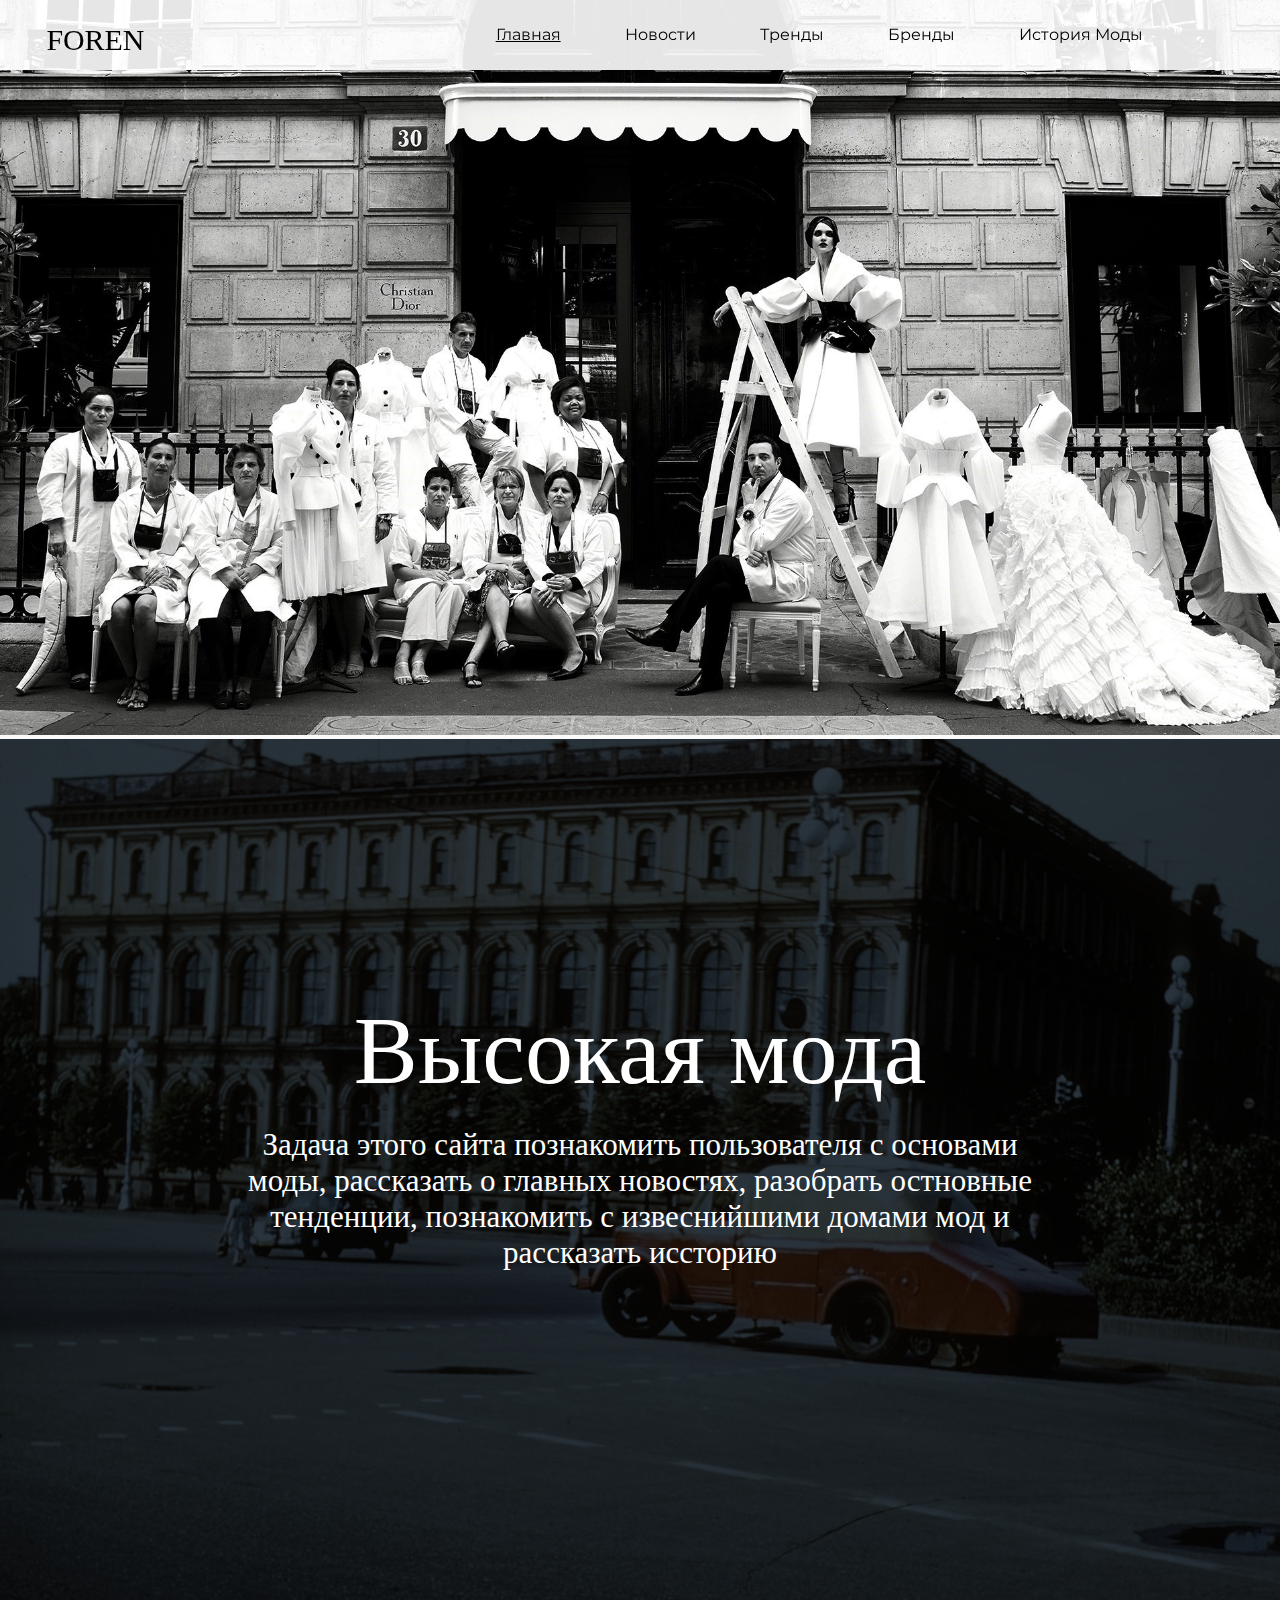
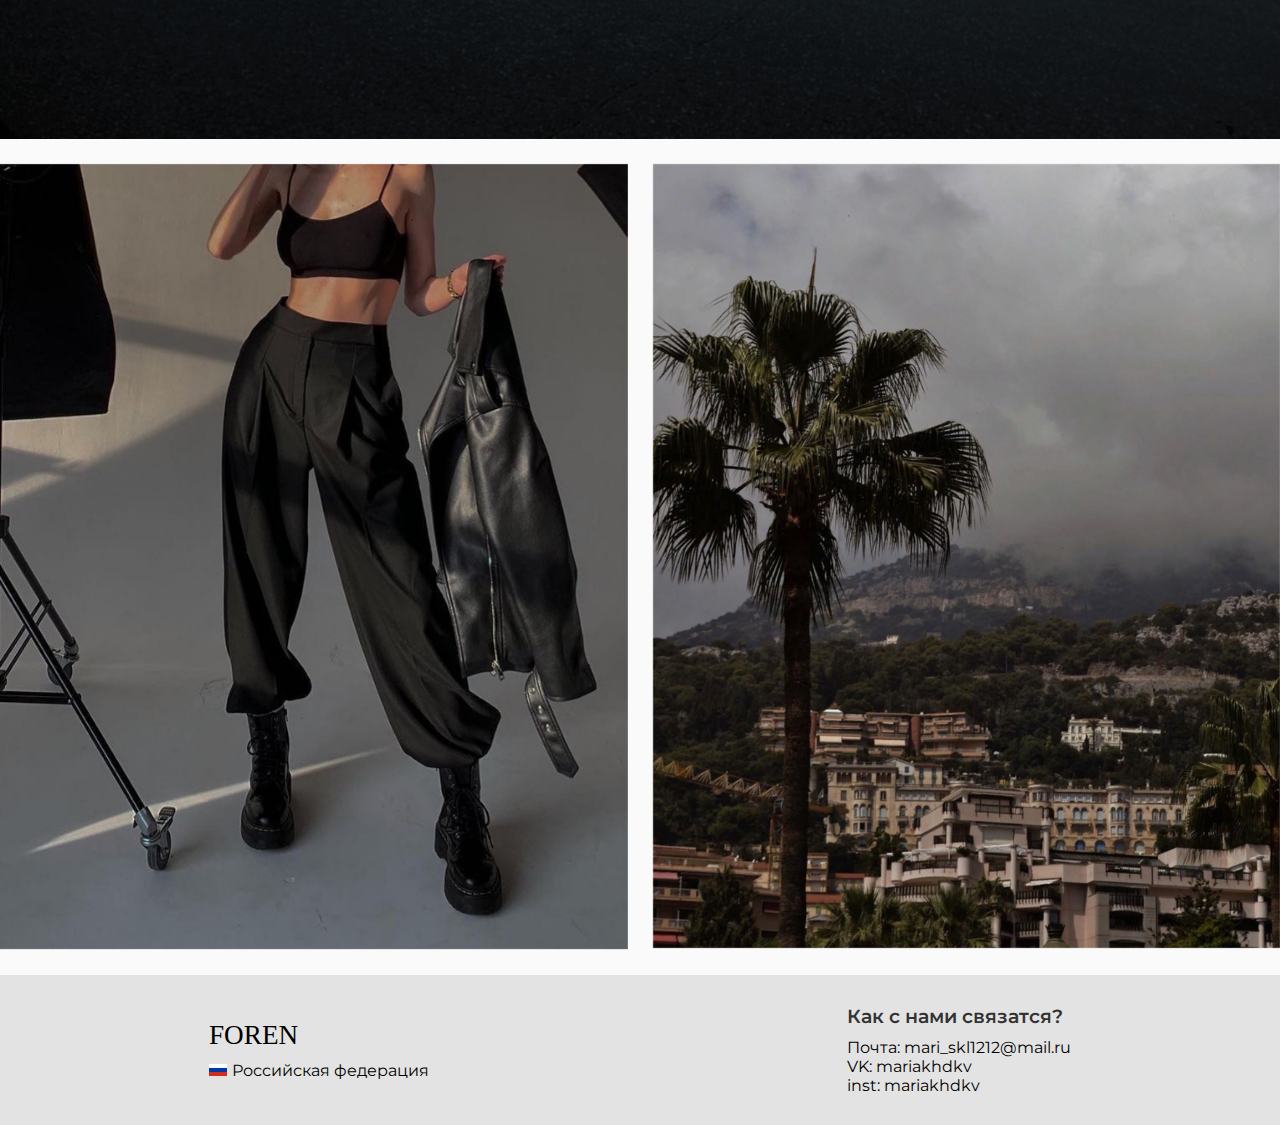
<file: index.html>
<!DOCTYPE html>
<html lang="ru">
<head>
	<meta charset="UTF-8">
	<meta name="viewport" content="width=device-width, initial-scale=1.0">
	<title>FOREN - О высокой моде.</title>

	<link rel="stylesheet" type="text/css" href="css/style.css">
	<link href="https://fonts.googleapis.com/css?family=Montserrat:regular,500,600,700,800display=swap&subset=cyrillic-ext" rel="stylesheet">
  <script src="https://ajax.googleapis.com/ajax/libs/jquery/3.3.1/jquery.min.js"></script>
  <script src="js/script.js"></script>
</head>
<body>
	<header>
    <div id="logo" onclick="slowScroll('#top')">
      <span>FOREN</span>
    </div>
    <div id="about">
      <a href="index.html" class="active" title="Главная" target="blank">Главная</a>
      <a href="news.html" title="Новости" target="blank">Новости</a>
      <a href="trends.html" title="Тренды" target="blank">Тренды</a>
      <a href="brands.html" title="Бренды" target="blank">Бренды</a>
      <a href="fashionHistory.html" title="История Моды" target="blank">История Моды</a>
    </div>
  </header>

  <div class="background">
   <img src="img/dior1.jpg" alt=""/>
  </div>

  <div id="top">
    <h1>Высокая мода</h1>
    <h3>Задача этого сайта познакомить пользователя с основами моды, рассказать о главных новостях, разобрать остновные тенденции, познакомить с извеснийшими домами мод и рассказать иссторию</h3>
  </div>

  <div class="img" id="main">
    <div class="image-outer">
      <img src="img/BNJGPoSnunM.jpg" alt="">
      <div class="intro hidden-text">
        <div class="text-wrapper">
          <font size="+4">Как образовалась идея для создания сайта и почему так важно разбираться в моде?</font>
          <span>немного фактов о создании сайта</span>
      </div>
      </div>
    </div>
    <div class="image-outer">
        <img src="img/dQ7Fa52pUE4.jpg" alt="">
        <div class="text hidden-text">
          <div class="text-wrapper">
            <span>Большая часть моих друзей и знакомых не заморачивается по поводу внешнего вида. Как говорится: "По одёжке встречают, по уму провожают" именно из-за этого иногда вначале знакомства о них складывается не самое положительное мнение, конечно же им бы хотелось производить отличное впечатление на людей, но они не знают, где найти информацию о том, как начатьь разбираться в одежде и следить за трендами, поэтому команда FOREN решила самостоятельно заняться этим вопросм и улучшить жизнь миллионов людей. <br> Почему же важно разбираться в моде? <br> Во-первых, вы развиваете свой вкус. А иметь хороший вкус означает выбирать лучшее из множества предложенного, и касается это не только гардероба. <br>Во-вторых, у вас формируется индивидуальный стиль. Базовые знания о моде определяют фэшн-каноны, а мониторинг трендовых новостей вдохновляет на эксперименты. Вы учитесь визуальному самовыражению и получаете социальный бонус в виде положительной оценки со стороны окружающих. <br> В-третьих, расширяется кругозор. Мода — это не просто сочетания одежды, обуви и аксессуаров. Это и история, и культура, и, конечно, искусство. Изучая моду, вы открываете для себя двери и в другие сферы жизни, становясь человеком более эрудированным и образованным
          </span>
        </div>
      </div>
    </div>
  </div>
  <div class="footer">
    <div>
      <div class="footer-logo">
        <span>FOREN</span>
      </div>
      <div style="display: flex;gap: 5px;align-items: center;">
        <img style="width: 18px;" src="[data-uri]" />
        <p>Российская федерация</p>
      </div>
    </div>
    <div>
      <p class="contacts">Как с нами связатся?</p>
      <div class="contatct-list">
        <p>Почта: mari_skl1212@mail.ru</p>
        <p>VK: mariakhdkv</p>
        <p>inst: mariakhdkv</p>
      </div>
    </div>
  </div>
</body>
</html>
</file>
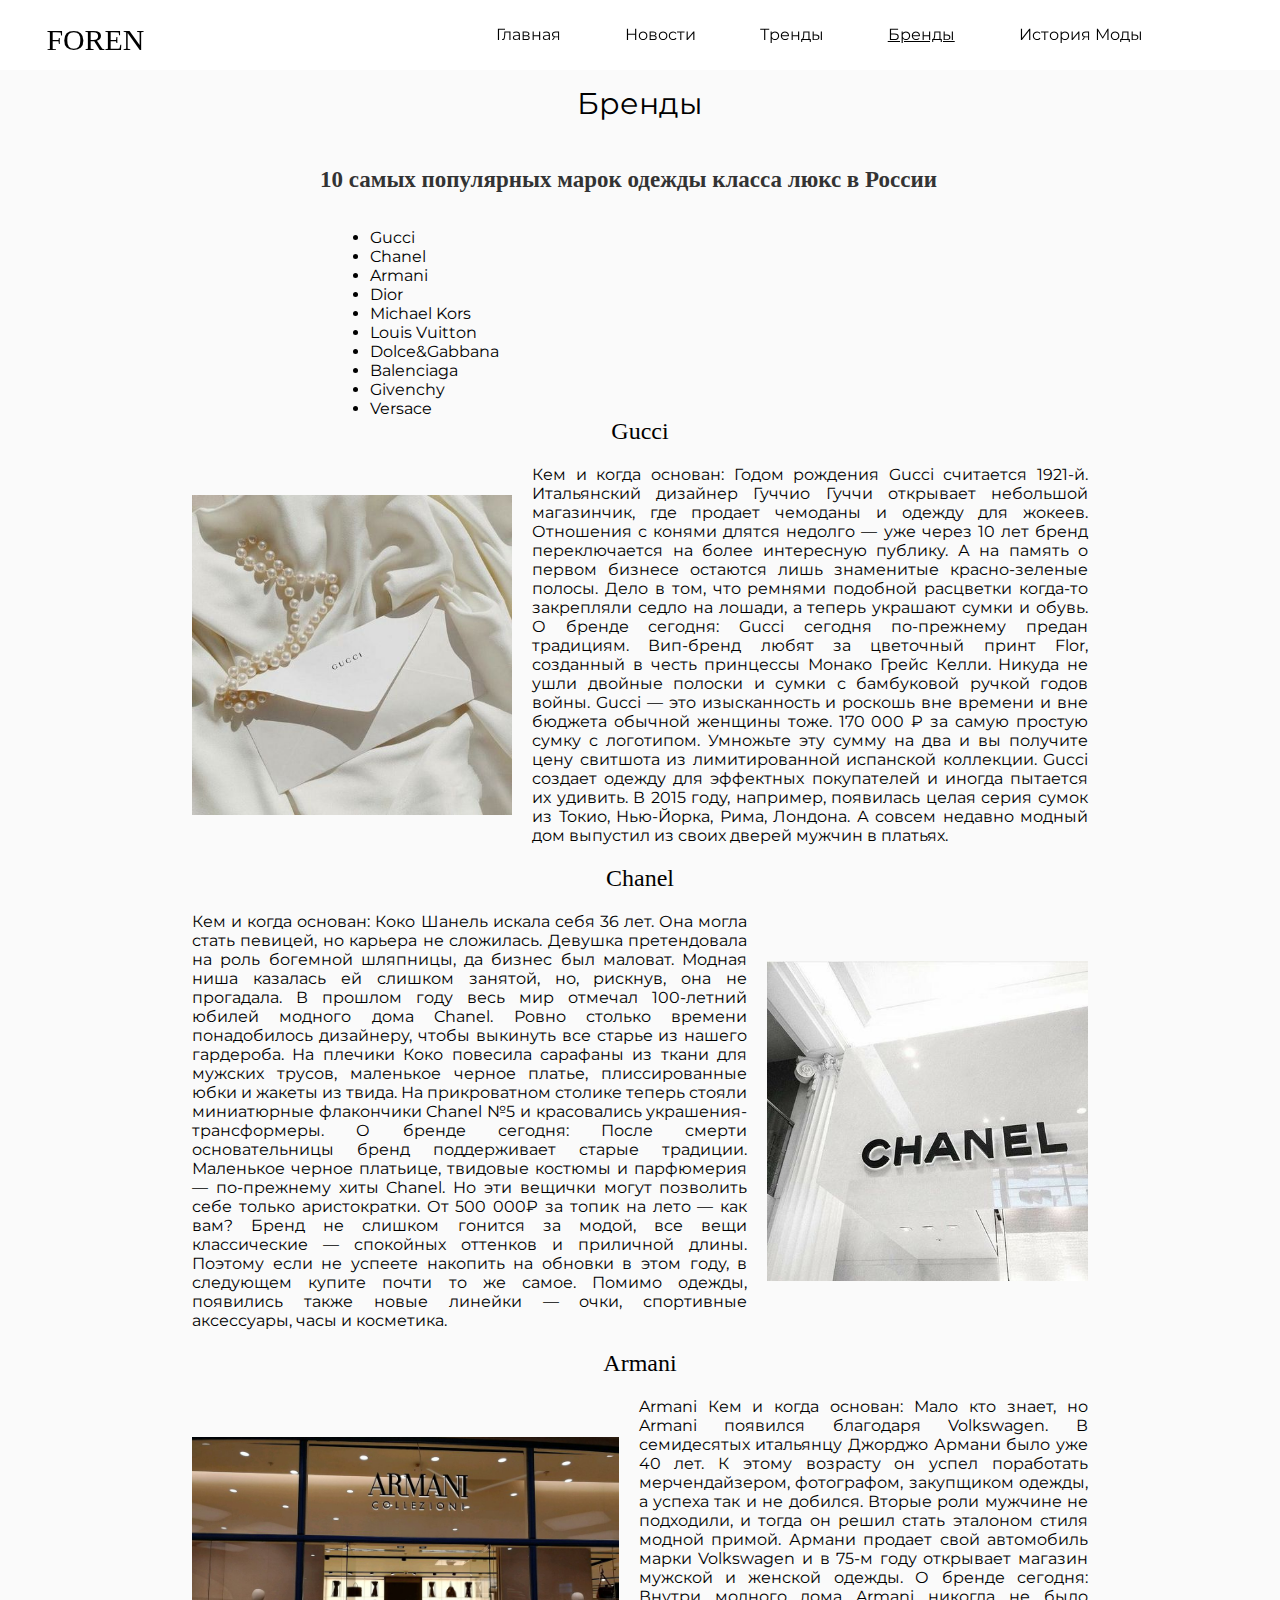
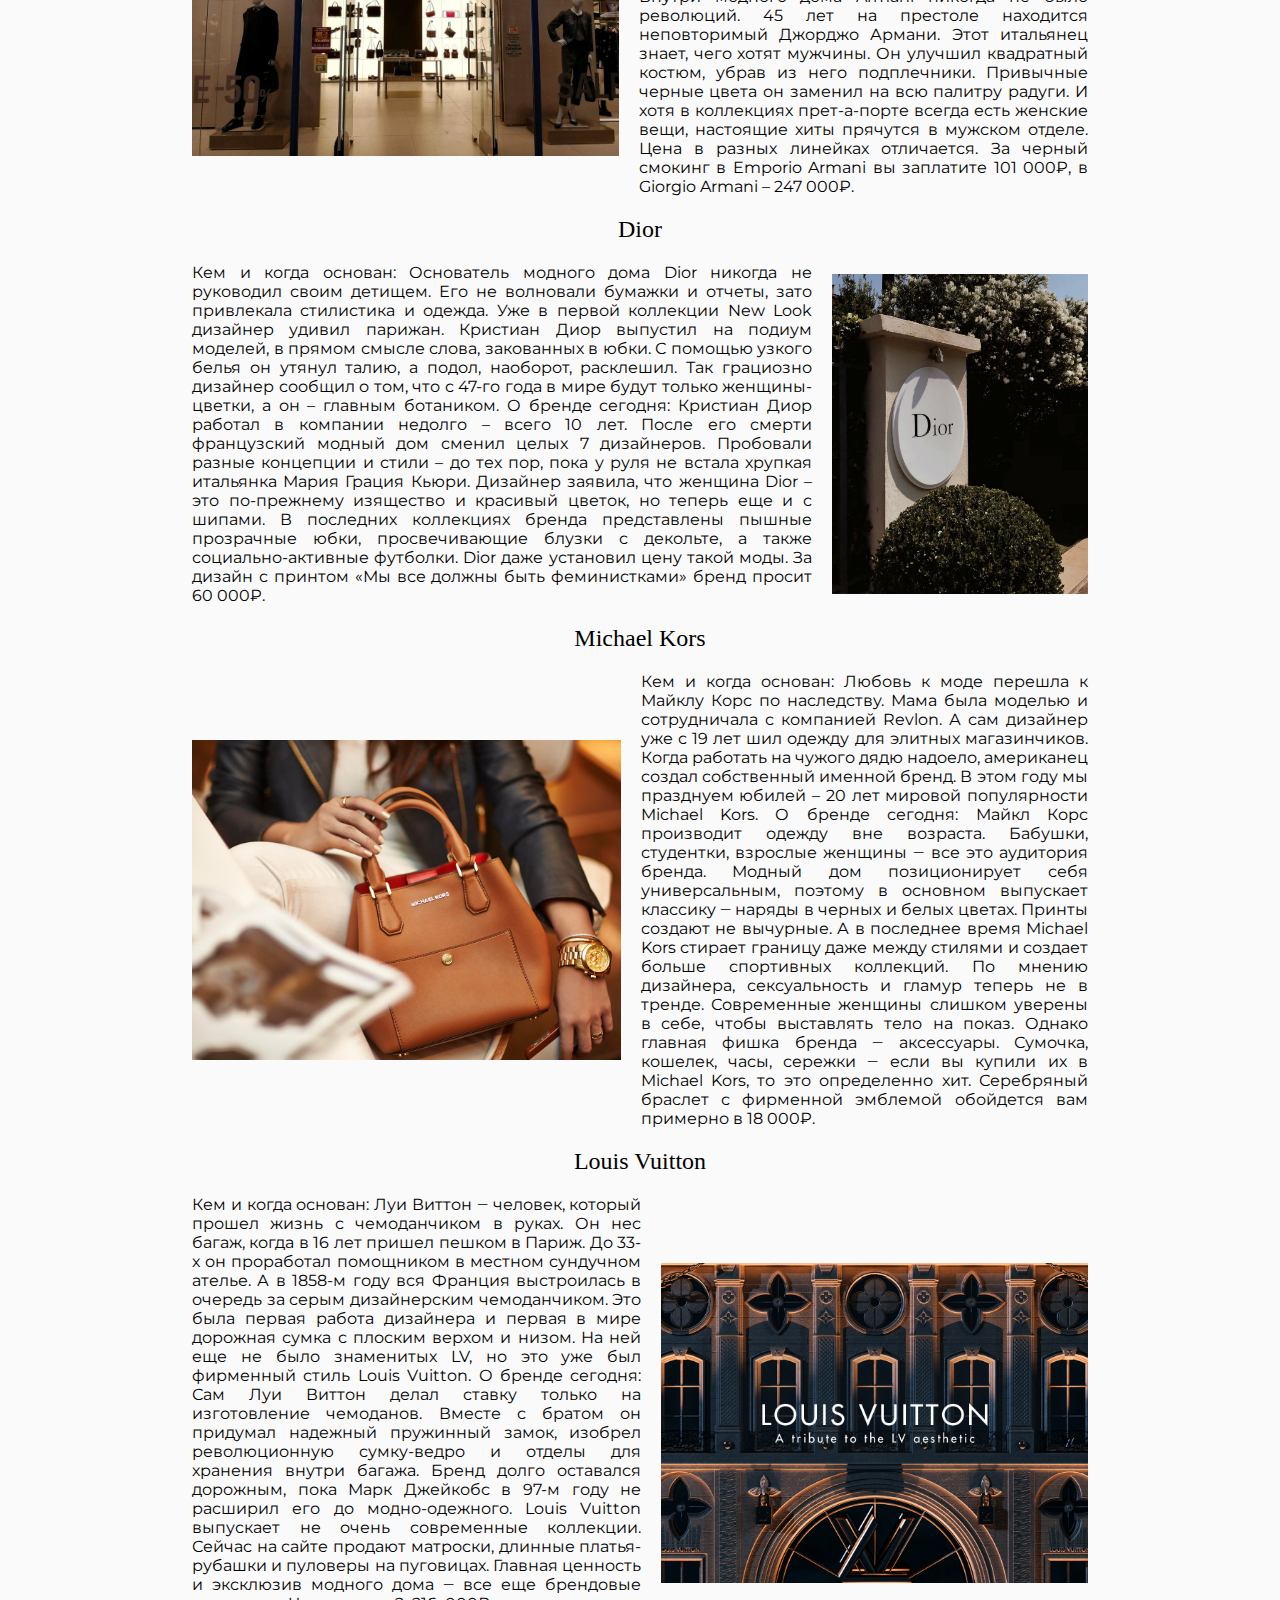
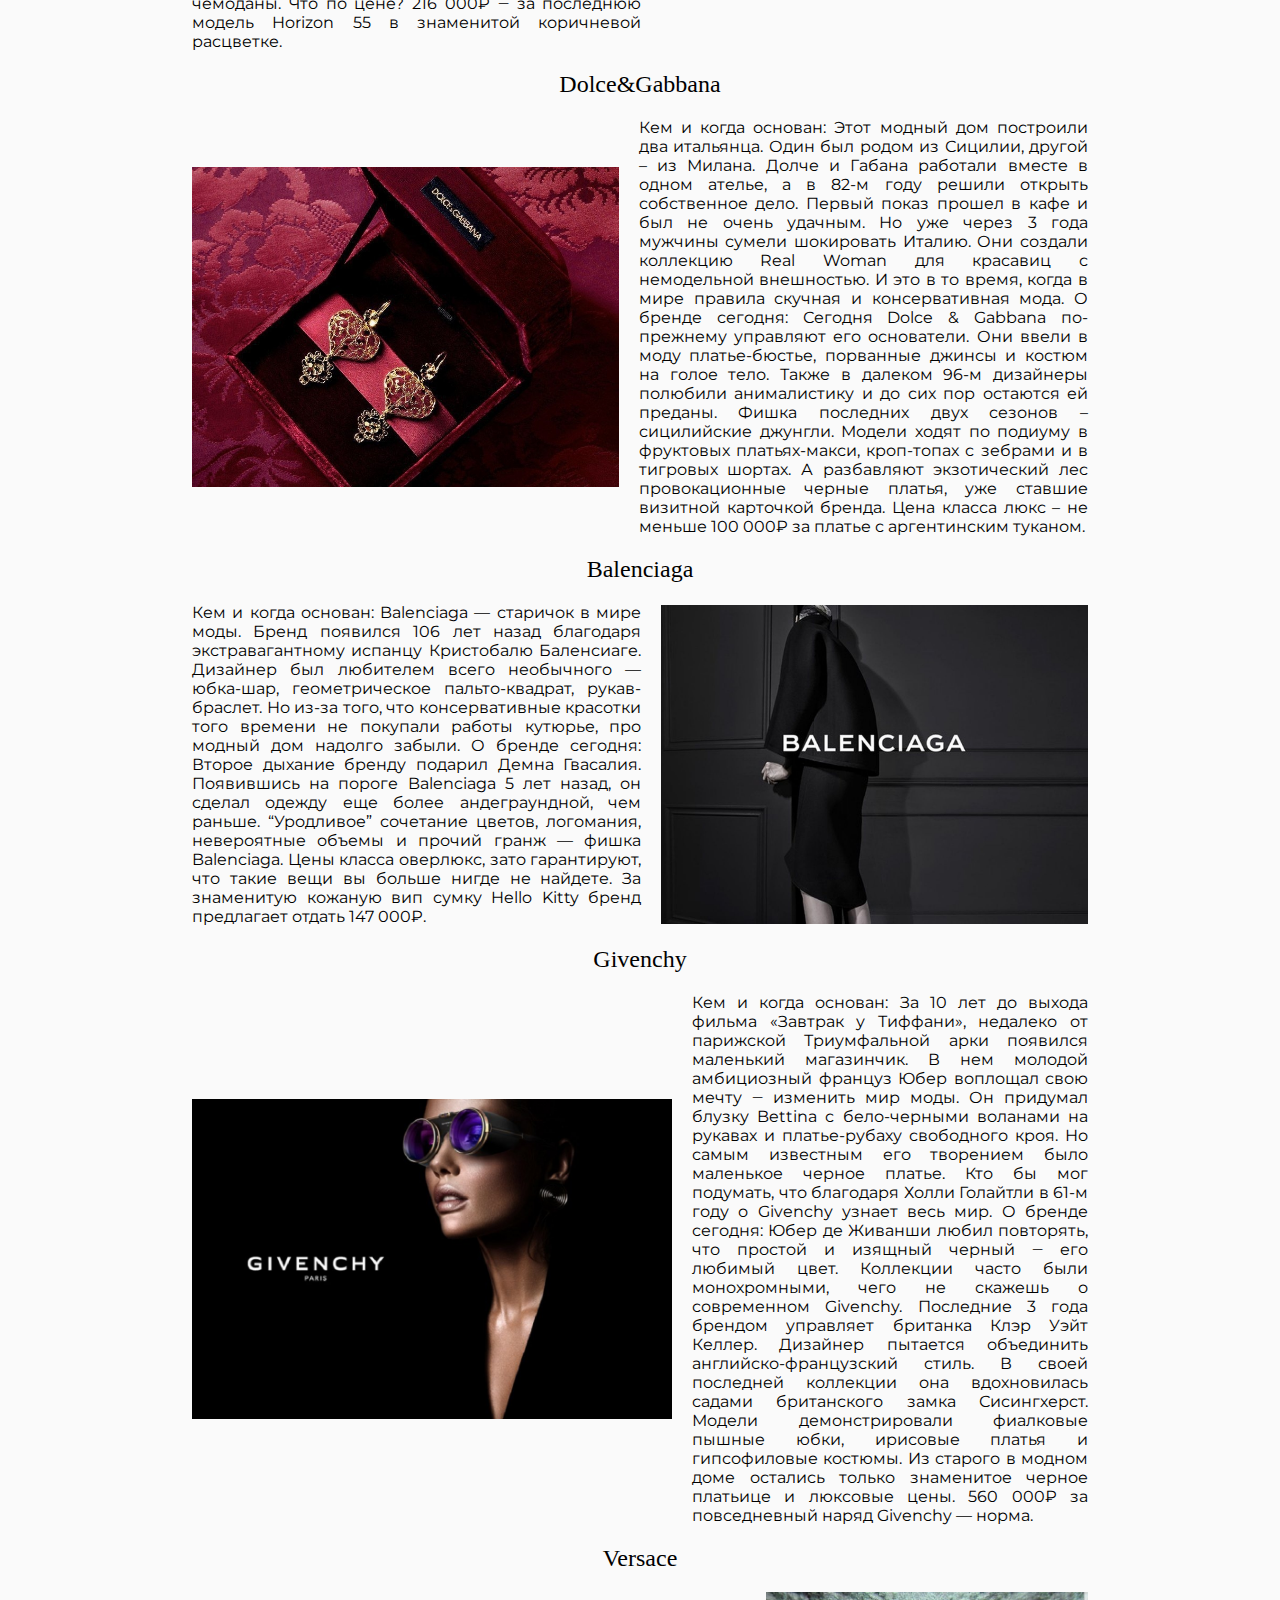
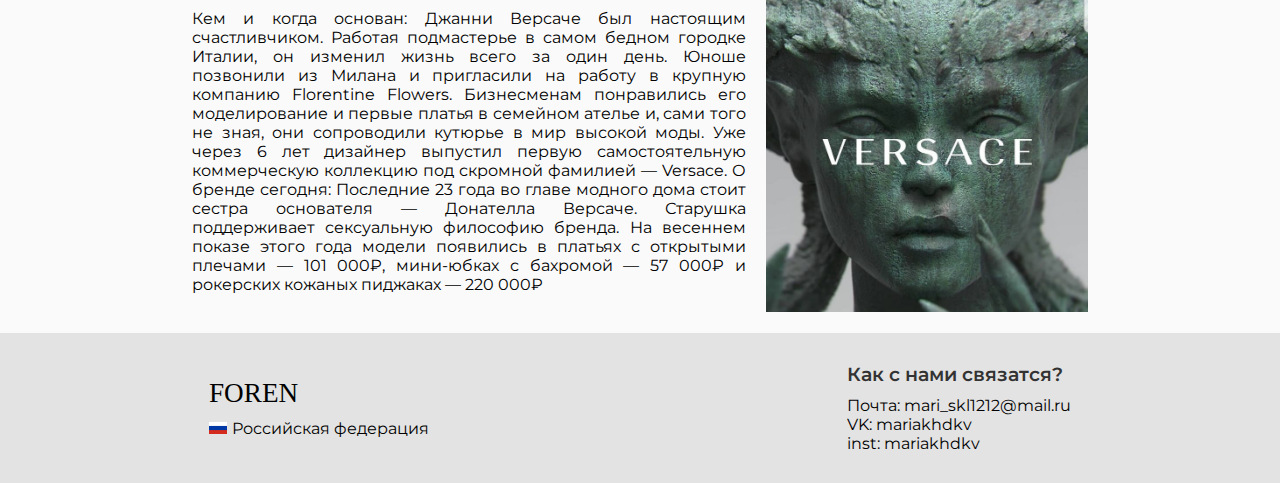
<file: brands.html>
<!DOCTYPE html>
<html lang="ru">

<head>
    <meta charset="UTF-8">
    <meta name="viewport" content="width=device-width, initial-scale=1.0">
    <title>FOREN - Бренды.</title>

    <link rel="stylesheet" type="text/css" href="css/style.css">
    <link href="https://fonts.googleapis.com/css?family=Montserrat:regular,500,600,700,800display=swap&subset=cyrillic-ext" rel="stylesheet">
    <script src="https://ajax.googleapis.com/ajax/libs/jquery/3.3.1/jquery.min.js"></script>
    <script src="js/script.js"></script>
</head>

<body>
    <header>
        <div id="logo" onclick="slowScroll('#top')">
            <span>FOREN</span>
        </div>
        <div id="about">
            <a href="index.html" title="Главная" target="blank">Главная</a>
            <a href="news.html" title="Новости" target="blank">Новости</a>
            <a href="trends.html" title="Тренды" target="blank">Тренды</a>
            <a href="brands.html" class="active" title="Бренды" target="blank">Бренды</a>
            <a href="fashionHistory.html" title="История Моды" target="blank">История Моды</a>
        </div>
    </header>

    <div>
        <p class="mega-brands">Бренды</p>
        <div class="top-brands">
            <h2 class="news-mega-text">10 самых популярных марок одежды класса люкс в России</h2>
            <ul class="news-ul">
                <li>Gucci</li>
                <li>Chanel</li>
                <li>Armani</li>
                <li>Dior</li>
                <li>Michael Kors</li>
                <li>Louis Vuitton</li>
                <li>Dolce&Gabbana</li>
                <li>Balenciaga</li>
                <li>Givenchy</li>
                <li>Versace</li>
            </ul>
        </div>

        <h2 align="center">Gucci</h2>
        <div class="trands-block">
            <img src="img/d9d661a052f678aa797311f686e82cd3.jpg">
            <p>
                Кем и когда основан: Годом рождения Gucci считается 1921-й. Итальянский дизайнер Гуччио Гуччи открывает небольшой магазинчик, где продает чемоданы и одежду для жокеев. Отношения с конями длятся недолго — уже через 10 лет бренд переключается на более интересную
                публику. А на память о первом бизнесе остаются лишь знаменитые красно-зеленые полосы. Дело в том, что ремнями подобной расцветки когда-то закрепляли седло на лошади, а теперь украшают сумки и обувь. О бренде сегодня: Gucci сегодня по-прежнему
                предан традициям. Вип-бренд любят за цветочный принт Flor, созданный в честь принцессы Монако Грейс Келли. Никуда не ушли двойные полоски и сумки с бамбуковой ручкой годов войны. Gucci — это изысканность и роскошь вне времени и вне бюджета
                обычной женщины тоже. 170 000 ₽ за самую простую сумку с логотипом. Умножьте эту сумму на два и вы получите цену свитшота из лимитированной испанской коллекции. Gucci создает одежду для эффектных покупателей и иногда пытается их удивить.
                В 2015 году, например, появилась целая серия сумок из Токио, Нью-Йорка, Рима, Лондона. А совсем недавно модный дом выпустил из своих дверей мужчин в платьях.
            </p>
        </div>
        <h2 align="center">Chanel</h2>
        <div class="trands-block">
            <p>Кем и когда основан: Коко Шанель искала себя 36 лет. Она могла стать певицей, но карьера не сложилась. Девушка претендовала на роль богемной шляпницы, да бизнес был маловат. Модная ниша казалась ей слишком занятой, но, рискнув, она не прогадала.
                В прошлом году весь мир отмечал 100-летний юбилей модного дома Chanel. Ровно столько времени понадобилось дизайнеру, чтобы выкинуть все старье из нашего гардероба. На плечики Коко повесила сарафаны из ткани для мужских трусов, маленькое
                черное платье, плиссированные юбки и жакеты из твида. На прикроватном столике теперь стояли миниатюрные флакончики Chanel №5 и красовались украшения-трансформеры. О бренде сегодня: После смерти основательницы бренд поддерживает старые
                традиции. Маленькое черное платьице, твидовые костюмы и парфюмерия — по-прежнему хиты Chanel. Но эти вещички могут позволить себе только аристократки. От 500 000₽ за топик на лето — как вам? Бренд не слишком гонится за модой, все вещи
                классические — спокойных оттенков и приличной длины. Поэтому если не успеете накопить на обновки в этом году, в следующем купите почти то же самое. Помимо одежды, появились также новые линейки — очки, спортивные аксессуары, часы и косметика.</p>
                <img src="img/22817a10723e0bb0aea899f6465ab6a3.jpg">
        </div>
        <h2 align="center">Armani</h2>
        <div class="trands-block">
            <img src="img/XXL.jfif">
            <p>Armani Кем и когда основан: Мало кто знает, но Armani появился благодаря Volkswagen. В семидесятых итальянцу Джорджо Армани было уже 40 лет. К этому возрасту он успел поработать мерчендайзером, фотографом, закупщиком одежды, а успеха так и
                не добился. Вторые роли мужчине не подходили, и тогда он решил стать эталоном стиля модной примой. Армани продает свой автомобиль марки Volkswagen и в 75-м году открывает магазин мужской и женской одежды. О бренде сегодня: Внутри модного
                дома Armani никогда не было революций. 45 лет на престоле находится неповторимый Джорджо Армани. Этот итальянец знает, чего хотят мужчины. Он улучшил квадратный костюм, убрав из него подплечники. Привычные черные цвета он заменил на всю
                палитру радуги. И хотя в коллекциях прет-а-порте всегда есть женские вещи, настоящие хиты прячутся в мужском отделе. Цена в разных линейках отличается. За черный смокинг в Emporio Armani вы заплатите 101 000₽, в Giorgio Armani – 247 000₽.</p>
        </div>
        <h2 align="center">Dior</h2>
        <div class="trands-block">
            <p>Кем и когда основан: Основатель модного дома Dior никогда не руководил своим детищем. Его не волновали бумажки и отчеты, зато привлекала стилистика и одежда. Уже в первой коллекции New Look дизайнер удивил парижан. Кристиан Диор выпустил на
                подиум моделей, в прямом смысле слова, закованных в юбки. С помощью узкого белья он утянул талию, а подол, наоборот, расклешил. Так грациозно дизайнер сообщил о том, что с 47-го года в мире будут только женщины-цветки, а он – главным ботаником.
                О бренде сегодня: Кристиан Диор работал в компании недолго – всего 10 лет. После его смерти французский модный дом сменил целых 7 дизайнеров. Пробовали разные концепции и стили – до тех пор, пока у руля не встала хрупкая итальянка Мария
                Грация Кьюри. Дизайнер заявила, что женщина Dior – это по-прежнему изящество и красивый цветок, но теперь еще и с шипами. В последних коллекциях бренда представлены пышные прозрачные юбки, просвечивающие блузки с декольте, а также социально-активные
                футболки. Dior даже установил цену такой моды. За дизайн с принтом «Мы все должны быть феминистками» бренд просит 60 000₽.
            </p>
            <img src="img/Org3jWNMqms.jpg">
        </div>
        <h2 align="center">Michael Kors</h2>
        <div class="trands-block">
            <img src="img/B8JM5WOCAAAKL0n.jpg">
            <p>Кем и когда основан: Любовь к моде перешла к Майклу Корс по наследству. Мама была моделью и сотрудничала с компанией Revlon. А сам дизайнер уже с 19 лет шил одежду для элитных магазинчиков. Когда работать на чужого дядю надоело, американец
                создал собственный именной бренд. В этом году мы празднуем юбилей – 20 лет мировой популярности Michael Kors. О бренде сегодня: Майкл Корс производит одежду вне возраста. Бабушки, студентки, взрослые женщины ‒ все это аудитория бренда.
                Модный дом позиционирует себя универсальным, поэтому в основном выпускает классику ‒ наряды в черных и белых цветах. Принты создают не вычурные. А в последнее время Michael Kors стирает границу даже между стилями и создает больше спортивных
                коллекций. По мнению дизайнера, сексуальность и гламур теперь не в тренде. Современные женщины слишком уверены в себе, чтобы выставлять тело на показ. Однако главная фишка бренда ‒ аксессуары. Сумочка, кошелек, часы, сережки ‒ если вы
                купили их в Michael Kors, то это определенно хит. Серебряный браслет с фирменной эмблемой обойдется вам примерно в 18 000₽.
            </p>
        </div>
        <h2 align="center">Louis Vuitton</h2>
        <div class="trands-block">
            <p>Кем и когда основан: Луи Виттон ‒ человек, который прошел жизнь с чемоданчиком в руках. Он нес багаж, когда в 16 лет пришел пешком в Париж. До 33-х он проработал помощником в местном сундучном ателье. А в 1858-м году вся Франция выстроилась
                в очередь за серым дизайнерским чемоданчиком. Это была первая работа дизайнера и первая в мире дорожная сумка с плоским верхом и низом. На ней еще не было знаменитых LV, но это уже был фирменный стиль Louis Vuitton. О бренде сегодня: Сам
                Луи Виттон делал ставку только на изготовление чемоданов. Вместе с братом он придумал надежный пружинный замок, изобрел революционную сумку-ведро и отделы для хранения внутри багажа. Бренд долго оставался дорожным, пока Марк Джейкобс в
                97-м году не расширил его до модно-одежного. Louis Vuitton выпускает не очень современные коллекции. Сейчас на сайте продают матроски, длинные платья-рубашки и пуловеры на пуговицах. Главная ценность и эксклюзив модного дома ‒ все еще
                брендовые чемоданы. Что по цене? 216 000₽ ‒ за последнюю модель Horizon 55 в знаменитой коричневой расцветке.</p>
                <img src="img/4739eadb-b8af-40a5-8f57-cd5b9e7cbf37_car_4x3.jpg">
        </div>
        <h2 align="center">Dolce&Gabbana</h2>
        <div class="trands-block">
            <img src="img/page-7897-1-big.jpg">
            <p>Кем и когда основан: Этот модный дом построили два итальянца. Один был родом из Сицилии, другой – из Милана. Долче и Габана работали вместе в одном ателье, а в 82-м году решили открыть собственное дело. Первый показ прошел в кафе и был не
                очень удачным. Но уже через 3 года мужчины сумели шокировать Италию. Они создали коллекцию Real Woman для красавиц с немодельной внешностью. И это в то время, когда в мире правила скучная и консервативная мода. О бренде сегодня: Сегодня
                Dolce & Gabbana по-прежнему управляют его основатели. Они ввели в моду платье-бюстье, порванные джинсы и костюм на голое тело. Также в далеком 96-м дизайнеры полюбили анималистику и до сих пор остаются ей преданы. Фишка последних двух
                сезонов – сицилийские джунгли. Модели ходят по подиуму в фруктовых платьях-макси, кроп-топах с зебрами и в тигровых шортах. А разбавляют экзотический лес провокационные черные платья, уже ставшие визитной карточкой бренда. Цена класса
                люкс – не меньше 100 000₽ за платье с аргентинским туканом.</p>
        </div>
        <h2 align="center">Balenciaga</h2>
        <div class="trands-block">
            <p>Кем и когда основан: Balenciaga — старичок в мире моды. Бренд появился 106 лет назад благодаря экстравагантному испанцу Кристобалю Баленсиаге. Дизайнер был любителем всего необычного — юбка-шар, геометрическое пальто-квадрат, рукав-браслет.
                Но из-за того, что консервативные красотки того времени не покупали работы кутюрье, про модный дом надолго забыли. О бренде сегодня: Второе дыхание бренду подарил Демна Гвасалия. Появившись на пороге Balenciaga 5 лет назад, он сделал одежду
                еще более андеграундной, чем раньше. “Уродливое” сочетание цветов, логомания, невероятные объемы и прочий гранж — фишка Balenciaga. Цены класса оверлюкс, зато гарантируют, что такие вещи вы больше нигде не найдете. За знаменитую кожаную
                вип сумку Hello Kitty бренд предлагает отдать 147 000₽.
            </p>
            <img src="img/20441759.jpg">
        </div>
        <h2 align="center">Givenchy</h2>
        <div class="trands-block">
            <img src="img/benefits-of-sunglasses-with-blinkers-side-shields-1050x700.jpg">
            <p>Кем и когда основан: За 10 лет до выхода фильма «Завтрак у Тиффани», недалеко от парижской Триумфальной арки появился маленький магазинчик. В нем молодой амбициозный француз Юбер воплощал свою мечту ‒ изменить мир моды. Он придумал блузку
                Bettina с бело-черными воланами на рукавах и платье-рубаху свободного кроя. Но самым известным его творением было маленькое черное платье. Кто бы мог подумать, что благодаря Холли Голайтли в 61-м году о Givenchy узнает весь мир. О бренде
                сегодня: Юбер де Живанши любил повторять, что простой и изящный черный ‒ его любимый цвет. Коллекции часто были монохромными, чего не скажешь о современном Givenchy. Последние 3 года брендом управляет британка Клэр Уэйт Келлер. Дизайнер
                пытается объединить английско-французский стиль. В своей последней коллекции она вдохновилась садами британского замка Сисингхерст. Модели демонстрировали фиалковые пышные юбки, ирисовые платья и гипсофиловые костюмы. Из старого в модном
                доме остались только знаменитое черное платьице и люксовые цены. 560 000₽ за повседневный наряд Givenchy — норма.
            </p>
        </div>
        <h2 align="center">Versace</h2>
        <div class="trands-block">
            <p>Кем и когда основан: Джанни Версаче был настоящим счастливчиком. Работая подмастерье в самом бедном городке Италии, он изменил жизнь всего за один день. Юноше позвонили из Милана и пригласили на работу в крупную компанию Florentine Flowers.
                Бизнесменам понравились его моделирование и первые платья в семейном ателье и, сами того не зная, они сопроводили кутюрье в мир высокой моды. Уже через 6 лет дизайнер выпустил первую самостоятельную коммерческую коллекцию под скромной
                фамилией — Versace. О бренде сегодня: Последние 23 года во главе модного дома стоит сестра основателя — Донателла Версаче. Старушка поддерживает сексуальную философию бренда. На весеннем показе этого года модели появились в платьях с открытыми
                плечами — 101 000₽, мини-юбках с бахромой — 57 000₽ и рокерских кожаных пиджаках — 220 000₽</p>
                <img src="img/b06440fa65733db62c14d04d0fe4c841.jpg">
        </div>



        <div class="footer">
            <div>
                <div class="footer-logo">
                    <span>FOREN</span>
                </div>
                <div style="display: flex;gap: 5px;align-items: center;">
                    <img style="width: 18px;" src="[data-uri]"
                    />
                    <p>Российская федерация</p>
                </div>
            </div>
            <div>
                <p class="contacts">Как с нами связатся?</p>
                <div class="contatct-list">
                    <p>Почта: mari_skl1212@mail.ru</p>
                    <p>VK: mariakhdkv</p>
                    <p>inst: mariakhdkv</p>
                </div>
            </div>
        </div>
</body>

</html>
</file>
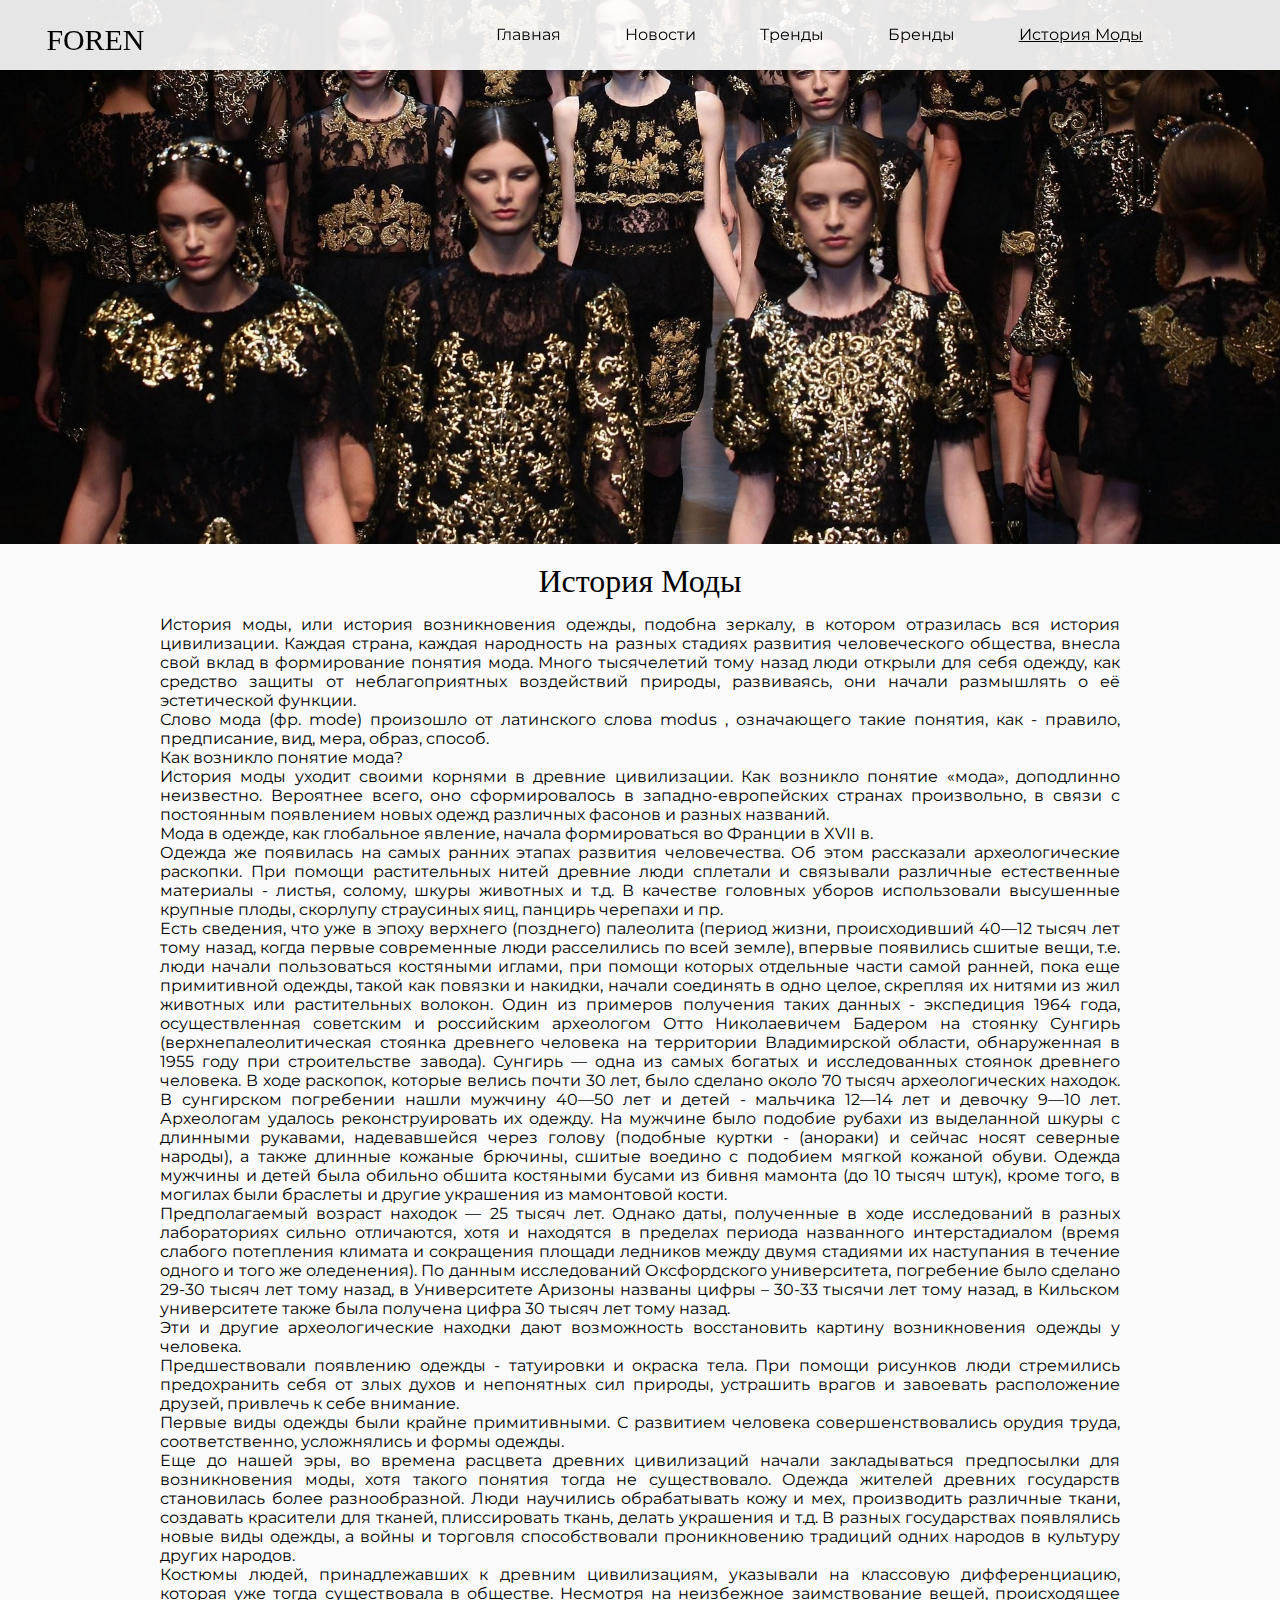
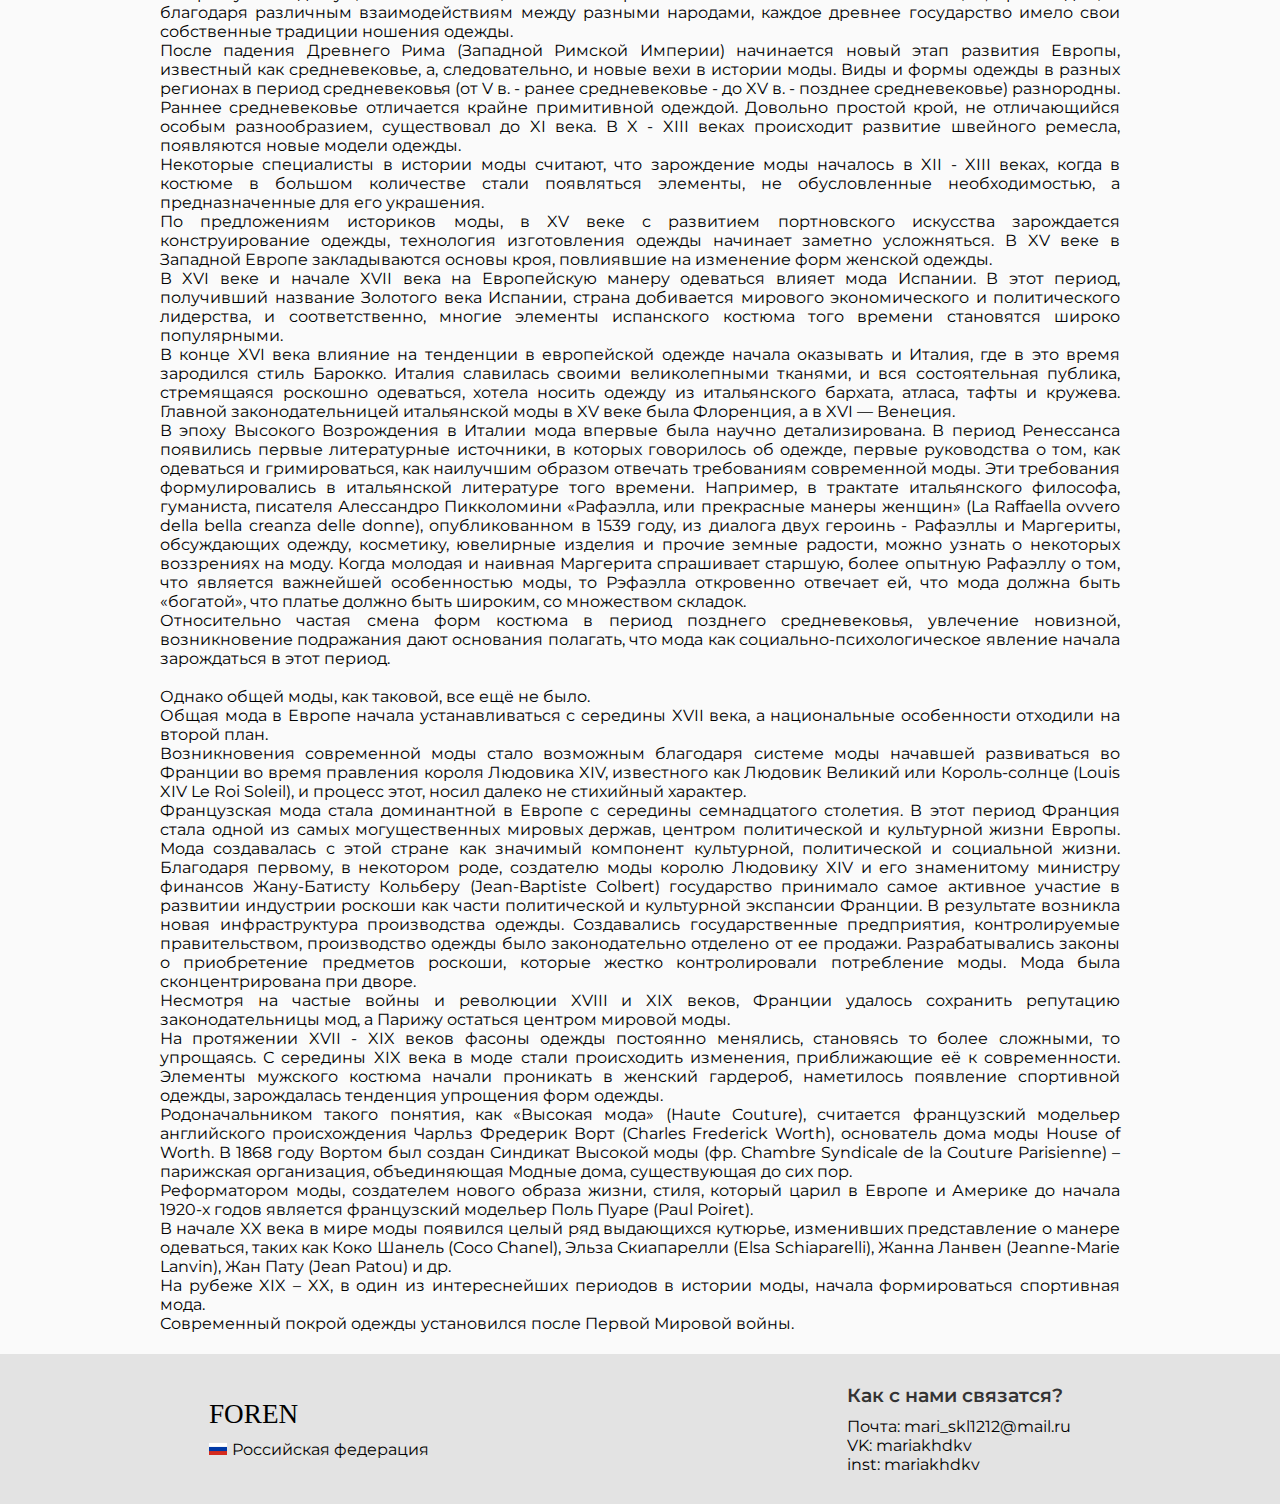
<file: fashionHistory.html>
<!DOCTYPE html>
<html lang="ru">
<head>
	<meta charset="UTF-8">
	<meta name="viewport" content="width=device-width, initial-scale=1.0">
	<title>FOREN - История моды.</title>

	<link rel="stylesheet" type="text/css" href="css/style.css">
	<link href="https://fonts.googleapis.com/css?family=Montserrat:regular,500,600,700,800display=swap&subset=cyrillic-ext" rel="stylesheet">
  <script src="https://ajax.googleapis.com/ajax/libs/jquery/3.3.1/jquery.min.js"></script>
  <script src="js/script.js"></script>
</head>
<body>
	<header>
    <div id="logo" onclick="slowScroll('#top')">
      <span>FOREN</span>
    </div>
    <div id="about">
      <a href="index.html" title="Главная" target="blank">Главная</a>
      <a href="news.html" title="Новости" target="blank">Новости</a>
      <a href="trends.html" title="Тренды" target="blank">Тренды</a>
      <a href="brands.html" title="Бренды" target="blank">Бренды</a>
      <a href="fashionHistory.html" class="active" title="История Моды" target="blank">История Моды</a>
    </div>
  </header>

<div class="backgroundnews">
   <img src="img/Gabbana_092611_.jpg" alt=""/>
   <h1 align="center" style="margin-top:15px;">История Моды</h1>
  </div>

<p class="fashionhistory-block">История моды, или история возникновения одежды, подобна зеркалу, в котором отразилась вся история цивилизации. Каждая страна, каждая народность на разных стадиях развития человеческого общества, внесла свой вклад в формирование понятия мода. Много тысячелетий тому назад люди открыли для себя одежду, как средство защиты от неблагоприятных воздействий природы, развиваясь, они начали размышлять о её эстетической функции.
<br>
Слово мода (фр. mode) произошло от латинского слова modus , означающего такие понятия, как - правило, предписание, вид, мера, образ, способ.
<br>
Как возникло понятие мода?
<br>
История моды уходит своими корнями в древние цивилизации. Как возникло понятие «мода», доподлинно неизвестно. Вероятнее всего, оно сформировалось в западно-европейских странах произвольно, в связи с постоянным появлением новых одежд различных фасонов и разных названий.
<br>
Мода в одежде, как глобальное явление, начала формироваться во Франции в XVII в.
<br>
Одежда же появилась на самых ранних этапах развития человечества. Об этом рассказали археологические раскопки. При помощи растительных нитей древние люди сплетали и связывали различные естественные материалы - листья, солому, шкуры животных и т.д. В качестве головных уборов использовали высушенные крупные плоды, скорлупу страусиных яиц, панцирь черепахи и пр.
<br>
Есть сведения, что уже в эпоху верхнего (позднего) палеолита (период жизни, происходивший 40—12 тысяч лет тому назад, когда первые современные люди расселились по всей земле), впервые появились сшитые вещи, т.е. люди начали пользоваться костяными иглами, при помощи которых отдельные части самой ранней, пока еще примитивной одежды, такой как повязки и накидки, начали соединять в одно целое, скрепляя их нитями из жил животных или растительных волокон. Один из примеров получения таких данных - экспедиция 1964 года, осуществленная советским и российским археологом Отто Николаевичем Бадером на стоянку Сунгирь (верхнепалеолитическая стоянка древнего человека на территории Владимирской области, обнаруженная в 1955 году при строительстве завода). Сунгирь — одна из самых богатых и исследованных стоянок древнего человека. В ходе раскопок, которые велись почти 30 лет, было сделано около 70 тысяч археологических находок.
В сунгирском погребении нашли мужчину 40—50 лет и детей - мальчика 12—14 лет и девочку 9—10 лет. Археологам удалось реконструировать их одежду. На мужчине было подобие рубахи из выделанной шкуры с длинными рукавами, надевавшейся через голову (подобные куртки - (анораки) и сейчас носят северные народы), а также длинные кожаные брючины, сшитые воедино с подобием мягкой кожаной обуви. Одежда мужчины и детей была обильно обшита костяными бусами из бивня мамонта (до 10 тысяч штук), кроме того, в могилах были браслеты и другие украшения из мамонтовой кости.
<br>
Предполагаемый возраст находок — 25 тысяч лет. Однако даты, полученные в ходе исследований в разных лабораториях сильно отличаются, хотя и находятся в пределах периода названного интерстадиалом (время слабого потепления климата и сокращения площади ледников между двумя стадиями их наступания в течение одного и того же оледенения). По данным исследований Оксфордского университета, погребение было сделано 29-30 тысяч лет тому назад, в Университете Аризоны названы цифры – 30-33 тысячи лет тому назад, в Кильском университете также была получена цифра 30 тысяч лет тому назад.
<br>
Эти и другие археологические находки дают возможность восстановить картину возникновения одежды у человека.
<br>
Предшествовали появлению одежды - татуировки и окраска тела. При помощи рисунков люди стремились предохранить себя от злых духов и непонятных сил природы, устрашить врагов и завоевать расположение друзей, привлечь к себе внимание.
<br>
Первые виды одежды были крайне примитивными. С развитием человека совершенствовались орудия труда, соответственно, усложнялись и формы одежды.
<br>
Еще до нашей эры, во времена расцвета древних цивилизаций начали закладываться предпосылки для возникновения моды, хотя такого понятия тогда не существовало. Одежда жителей древних государств становилась более
разнообразной. Люди научились обрабатывать кожу и мех, производить различные ткани, создавать красители для тканей, плиссировать ткань, делать украшения и т.д. В разных государствах появлялись новые виды одежды, а войны и торговля способствовали проникновению традиций одних народов в культуру других народов.
<br>
Костюмы людей, принадлежавших к древним цивилизациям, указывали на классовую дифференциацию, которая уже тогда существовала в обществе. Несмотря на неизбежное заимствование вещей, происходящее благодаря различным взаимодействиям между разными народами, каждое древнее государство имело свои собственные традиции ношения одежды.
<br>
После падения Древнего Рима (Западной Римской Империи) начинается новый этап развития Европы, известный как средневековье, а, следовательно, и новые вехи в истории моды. Виды и формы одежды в разных регионах в период средневековья (от V в. - ранее средневековье - до XV в. - позднее средневековье) разнородны. Раннее средневековье отличается крайне примитивной одеждой. Довольно простой крой, не отличающийся особым разнообразием, существовал до XI века. В X - XIII веках происходит развитие швейного ремесла, появляются новые модели одежды.
<br>
Некоторые специалисты в истории моды считают, что зарождение моды началось в XII - XIII веках, когда в костюме в большом количестве стали появляться элементы, не обусловленные необходимостью, а предназначенные для его украшения.
<br>
По предложениям историков моды, в XV веке с развитием портновского искусства зарождается конструирование одежды, технология изготовления одежды начинает заметно усложняться. В XV веке в Западной Европе закладываются основы кроя, повлиявшие на изменение форм женской одежды.
<br>
В XVI веке и начале XVII века на Европейскую манеру одеваться влияет мода Испании. В этот период, получивший название Золотого века Испании, страна добивается мирового экономического и политического лидерства, и соответственно, многие элементы испанского костюма того времени становятся широко популярными.
<br>
В конце XVI века влияние на тенденции в европейской одежде начала оказывать и Италия, где в это время зародился стиль Барокко. Италия славилась своими великолепными тканями, и вся состоятельная публика, стремящаяся роскошно одеваться, хотела носить одежду из итальянского бархата, атласа, тафты и кружева. Главной законодательницей итальянской моды в XV веке была Флоренция, а в XVI — Венеция.
<br>
В эпоху Высокого Возрождения в Италии мода впервые была научно детализирована. В период Ренессанса появились первые литературные источники, в которых говорилось об одежде, первые руководства о том, как одеваться и гримироваться, как наилучшим образом отвечать требованиям современной моды. Эти требования формулировались в итальянской литературе того времени. Например, в трактате итальянского философа, гуманиста, писателя Алессандро Пикколомини «Рафаэлла, или прекрасные манеры женщин» (La Raffaella ovvero della bella creanza delle donne), опубликованном в 1539 году, из диалога двух героинь - Рафаэллы и Маргериты, обсуждающих одежду, косметику, ювелирные изделия и прочие земные радости, можно узнать о некоторых воззрениях на моду. Когда молодая и наивная Маргерита спрашивает старшую, более опытную Рафаэллу о том, что является важнейшей особенностью моды, то Рэфаэлла откровенно отвечает ей, что мода должна быть «богатой», что платье должно быть широким, со множеством складок.
<br>
Относительно частая смена форм костюма в период позднего средневековья, увлечение новизной, возникновение подражания дают основания полагать, что мода как социально-психологическое явление начала зарождаться в этот период.
<br><br>
Однако общей моды, как таковой, все ещё не было.
<br>
Общая мода в Европе начала устанавливаться с середины XVII века, а национальные особенности отходили на второй план.
<br>
Возникновения современной моды стало возможным благодаря системе моды начавшей развиваться во Франции во время правления короля Людовика XIV, известного как Людовик Великий или Король-солнце (Louis XIV Le Roi Soleil), и процесс этот, носил далеко не стихийный характер.
<br>
Французская мода стала
доминантной в Европе с середины семнадцатого столетия. В этот период Франция стала одной из самых могущественных мировых держав, центром политической и культурной жизни Европы. Мода создавалась с этой стране как значимый компонент культурной, политической и социальной жизни. Благодаря первому, в некотором роде, создателю моды королю Людовику XIV и его знаменитому министру финансов Жану-Батисту Кольберу (Jean-Baptiste Colbert) государство принимало самое активное участие в развитии индустрии роскоши как части политической и культурной экспансии Франции. В результате возникла новая инфраструктура производства одежды. Создавались государственные предприятия, контролируемые правительством, производство одежды было законодательно отделено от ее продажи. Разрабатывались законы о приобретение предметов роскоши, которые жестко контролировали потребление моды. Мода была сконцентрирована при дворе.
<br>
Несмотря на частые войны и революции XVIII и XIX веков, Франции удалось сохранить репутацию законодательницы мод, а Парижу остаться центром мировой моды.
<br>
На протяжении XVII - XIX веков фасоны одежды постоянно менялись, становясь то более сложными, то упрощаясь. С середины XIX века в моде стали происходить изменения, приближающие её к современности. Элементы мужского костюма начали проникать в женский гардероб, наметилось появление спортивной одежды, зарождалась тенденция упрощения форм одежды.
<br>
Родоначальником такого понятия, как «Высокая мода» (Haute Couture), считается французский модельер английского происхождения Чарльз Фредерик Ворт (Charles Frederick Worth), основатель дома моды House of Worth. В 1868 году Вортом был создан Синдикат Высокой моды (фр. Chambre Syndicale de la Couture Parisienne) – парижская организация, объединяющая Модные дома, существующая до сих пор.
<br>
Реформатором моды, создателем нового образа жизни, стиля, который царил в Европе и Америке до начала 1920-х годов является французский модельер Поль Пуаре (Paul Poiret).
<br>
В начале XX века в мире моды появился целый ряд выдающихся кутюрье, изменивших представление о манере одеваться, таких как Коко Шанель (Coco Chanel), Эльза Скиапарелли (Elsa Schiaparelli), Жанна Ланвен (Jeanne-Marie Lanvin), Жан Пату (Jean Patou) и др.
<br>
На рубеже XIX – XX, в один из интереснейших периодов в истории моды, начала формироваться спортивная мода.
<br>
Современный покрой одежды установился после Первой Мировой войны.</p>

  <div class="footer">
    <div>
      <div class="footer-logo">
        <span>FOREN</span>
      </div>
      <div style="display: flex;gap: 5px;align-items: center;">
        <img style="width: 18px;" src="[data-uri]" />
        <p>Российская федерация</p>
      </div>
    </div>
    <div>
      <p class="contacts">Как с нами связатся?</p>
      <div class="contatct-list">
        <p>Почта: mari_skl1212@mail.ru</p>
        <p>VK: mariakhdkv</p>
        <p>inst: mariakhdkv</p>
      </div>
    </div>
  </div>
</body>
</html>
</file>
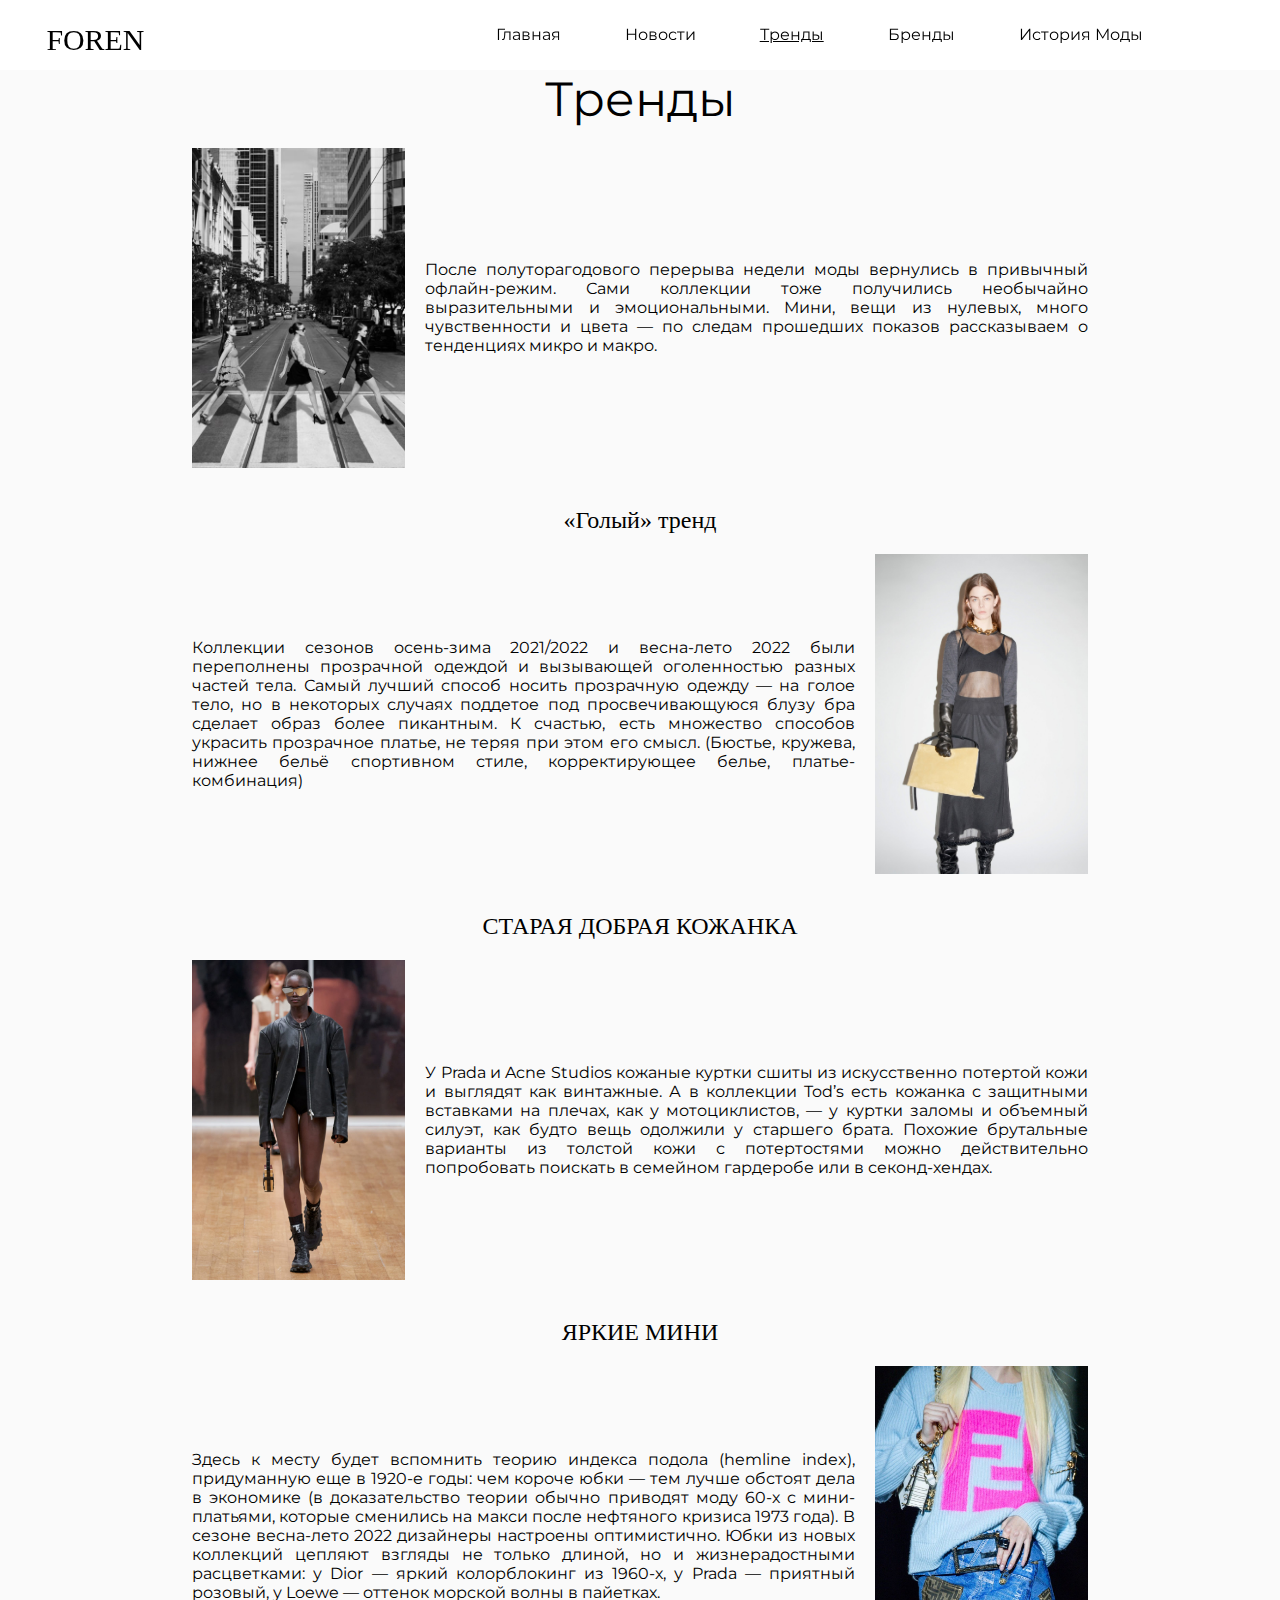
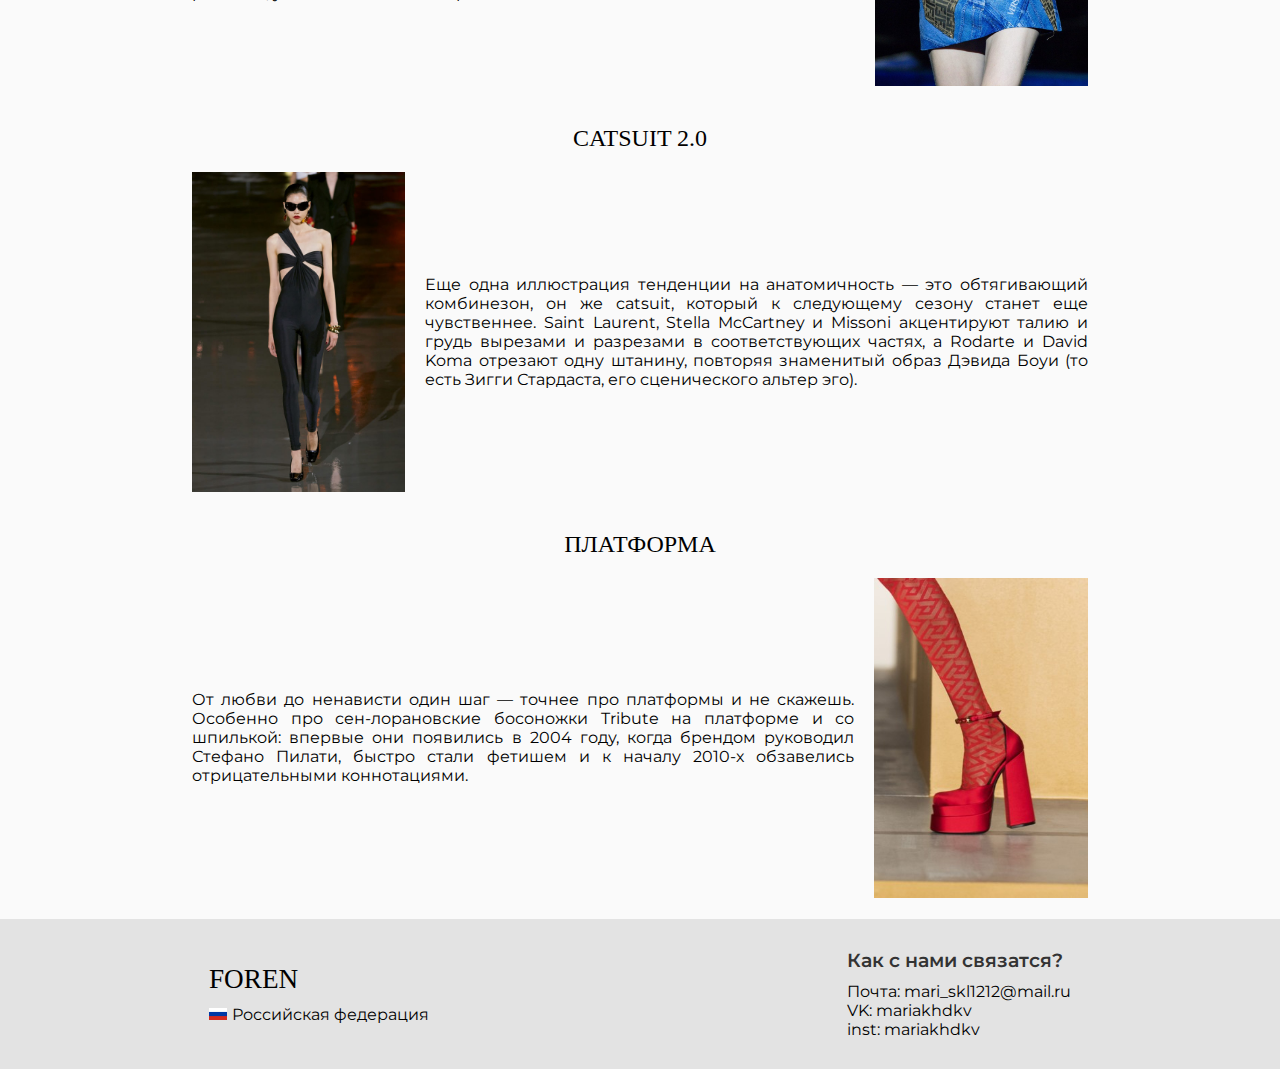
<file: trends.html>
<!DOCTYPE html>
<html lang="ru">

<head>
	<meta charset="UTF-8">
	<meta name="viewport" content="width=device-width, initial-scale=1.0">
	<title>FOREN - Тренды.</title>

	<link rel="stylesheet" type="text/css" href="css/style.css">
	<link
		href="https://fonts.googleapis.com/css?family=Montserrat:regular,500,600,700,800display=swap&subset=cyrillic-ext"
		rel="stylesheet">
	<script src="https://ajax.googleapis.com/ajax/libs/jquery/3.3.1/jquery.min.js"></script>
	<script src="js/script.js"></script>
</head>

<body>
	<header>
		<div id="logo" onclick="slowScroll('#top')">
			<span>FOREN</span>
		</div>
		<div id="about">
			<a href="index.html" title="Главная" target="blank">Главная</a>
			<a href="news.html" title="Новости" target="blank">Новости</a>
			<a href="trends.html" class="active" title="Тренды" target="blank">Тренды</a>
			<a href="brands.html" title="Бренды" target="blank">Бренды</a>
			<a href="fashionHistory.html" title="История Моды" target="blank">История Моды</a>
		</div>
	</header>

	<div>
		<font size="+4" class="trands-item">Тренды</font>
		<div class="trands-block">
			<img src="img/b85ab30aa19e4680cb144d33f33a850a.jpg">
			<p>После полуторагодового перерыва недели моды вернулись в привычный офлайн-режим. Сами коллекции тоже
				получились необычайно выразительными и эмоциональными. Мини, вещи из нулевых, много чувственности и
				цвета — по следам прошедших показов рассказываем о тенденциях микро и макро.</p>
		</div>
		<br>
		<h2 align="center">«Голый» тренд</h2>
		<div class="trands-block">
			<p>Коллекции сезонов осень-зима 2021/2022 и весна-лето 2022 были переполнены прозрачной одеждой и вызывающей
				оголенностью разных частей тела.
				Самый лучший способ носить прозрачную одежду — на голое тело, но в некоторых случаях поддетое под
				просвечивающуюся блузу бра сделает образ более пикантным. К счастью, есть множество способов украсить
				прозрачное платье, не теряя при этом его смысл.
				(Бюстье, кружева, нижнее бельё спортивном стиле, корректирующее белье, платье-комбинация)</p>
			<img src="img/голый тренд.jpeg">
		</div>
		<br>
		<h2 align="center">СТАРАЯ ДОБРАЯ КОЖАНКА</h2>
		<div class="trands-block">
			<img src="img/76d1090eb2599a4f55c33590e6bc303e.jpg">
			<p>У Prada и Acne Studios кожаные куртки сшиты из искусственно потертой кожи и выглядят как винтажные. А в
				коллекции Tod’s есть кожанка с защитными вставками на плечах, как у мотоциклистов, — у куртки заломы и
				объемный силуэт, как будто вещь одолжили у старшего брата. Похожие брутальные варианты из толстой кожи с
				потертостями можно действительно попробовать поискать в семейном гардеробе или в секонд-хендах.</p>
		</div>
		<br>
		<h2 align="center">ЯРКИЕ МИНИ</h2>
		<div class="trands-block">
			<p>Здесь к месту будет вспомнить теорию индекса подола (hemline index), придуманную еще в 1920-е годы: чем
				короче юбки — тем лучше обстоят дела в экономике (в доказательство теории обычно приводят моду 60-х с
				мини-платьями, которые сменились на макси после нефтяного кризиса 1973 года). В сезоне весна-лето 2022
				дизайнеры настроены оптимистично. Юбки из новых коллекций цепляют взгляды не только длиной, но и
				жизнерадостными расцветками: у Dior — яркий колорблокинг из 1960-х, у Prada — приятный розовый, у Loewe
				— оттенок морской волны в пайетках.</p>
			<img src="img/4ffa1e5244a8ad550e1eb32a8c894d53.jpg">
		</div>
		<br>
		<h2 align="center">CATSUIT 2.0</h2>
		<div class="trands-block">
			<img src="img/cfb78b0c9591ede88d158546790daf15.jpg">
			<p>Еще одна иллюстрация тенденции на анатомичность — это обтягивающий комбинезон, он же catsuit, который к
				следующему сезону станет еще чувственнее. Saint Laurent, Stella McCartney и Missoni акцентируют талию и
				грудь вырезами и разрезами в соответствующих частях, а Rodarte и David Koma отрезают одну штанину,
				повторяя знаменитый образ Дэвида Боуи (то есть Зигги Стардаста, его сценического альтер эго).</p>
		</div>
		<br>
		<h2 align="center">ПЛАТФОРМА</h2>
		<div class="trands-block">
			<p>От любви до ненависти один шаг — точнее про платформы и не скажешь. Особенно про сен-лорановские
				босоножки Tribute на платформе и со шпилькой: впервые они появились в 2004 году, когда брендом руководил
				Стефано Пилати, быстро стали фетишем и к началу 2010-х обзавелись отрицательными коннотациями.</p>
				<img src="img/00034a_versace_fall_21_details_61aa128a2a8b0.jpeg">
		</div>
	</div>



	<div class="footer">
		<div>
			<div class="footer-logo">
				<span>FOREN</span>
			</div>
			<div style="display: flex;gap: 5px;align-items: center;">
				<img style="width: 18px;"
					src="[data-uri]" />
				<p>Российская федерация</p>
			</div>
		</div>
		<div>
			<p class="contacts">Как с нами связатся?</p>
			<div class="contatct-list">
				<p>Почта: mari_skl1212@mail.ru</p>
				<p>VK: mariakhdkv</p>
				<p>inst: mariakhdkv</p>
			</div>
		</div>
	</div>
</body>

</html>
</file>
<file: css/style.css>
* {
    margin: 0;
    padding: 0;
    outline: none;
}

body,
html {
    width: 100%;
    height: 100%;
}

body {
    background-color: #fafafa;
    font-family: Montserrat;
}


/* Шапка сайта */

header {
    width: 100%;
    padding: 10px 0.5% 0px 0.5%;
    background: rgba(255, 255, 255, .9);
    float: left;
    position: fixed;
    display: flex;
    align-items: center;
}

header #logo {
    color: black;
    cursor: pointer;
}

header #logo span {
    font-size: 1.7em;
    line-height: 60px;
    margin-left: 40px;
    font-family: 'Suez One', serif;
}

.footer-logo {
    font-family: 'Suez One', serif;
    margin-bottom: 10px;
    font-size: 1.7em;
}

#about {
    text-align: center;
    font-size: 1em;
    line-height: 40px;
    margin-bottom: 10px;
}

#about>a {
    color: #000
}

#about>a:hover {
    color: #b0b0b0;
    text-decoration: underline;
}

#about a:not(.active) {
    text-decoration: none!important;
}

#about>a:not(:last-child) {
    margin-right: 7%;
}


/* Стили для фиксированной шапки */

.fixed {
    z-index: 5000;
    background-color: #fff;
    border-bottom: 1px solid silver;
}

header.fixed #logo {
    color: #343434;
}

.fixed #about a {
    color: #343434
}

.fixed #about a:hover {
    color: #7c7c7c
}


/* Главный блок на сайте */

#top {
    width: 100%;
    background-image: url('../img/Площадь перед Исаакиевским собором.jpg');
    background-blend-mode: multiply;
    background-color: #2e3a44;
    background-size: cover;
    text-align: center;
    color: #fff;
    margin-bottom: 25px;
}

#top h1 {
    padding-top: 20%;
}

#top h3 {
    font-size: 31px;
    padding: 21px;
    width: 65%;
    margin: 0 auto;
}


/* Блок с возможностями */

#main {
    color: #333;
    font-size: 19px;
}

#main h2 {
    font-size: 35px;
    margin-bottom: 15px;
}

#main span {
    color: #333
}


/* Блок с преимуществами */

#overview {
    float: left;
    background-image: url(https://images.unsplash.com/1/work-station-straight-on-view.jpg?ixlib=rb-0.3.5&s=d055e15d0b8fd2de7295b726274d312b&dpr=1&auto=format&fit=crop&w=1000&q=80&cs=tinysrgb);
    background-blend-mode: multiply;
    background-color: #403f40;
    background-size: cover;
    background-attachment: fixed;
    padding: 100px 0;
    width: 100%;
    text-align: center;
    color: #fff;
}

#overview h2 {
    font-size: 4em
}

#overview h4 {
    color: #ccc;
    font-size: 1.5em
}

#overview .img {
    float: left;
    width: 30%;
    margin-right: 5%;
    margin-top: 50px;
}

#overview .img:nth-child(odd) {
    margin-left: 18%;
}

#overview img {
    background: #fafafa;
    padding: 5px;
    border: 2px solid silver;
    float: left;
    width: 100%;
    max-width: 500px;
}

#overview span {
    float: left;
    width: 100%;
    font-size: 2em;
    margin-top: 10px;
}


/* Блок с контактами */

#contacts {
    width: 100%;
    float: left;
    padding-bottom: 40px;
    padding-top: 70px;
    border-top: 4px solid #ccc;
    background: #f4f4f4;
}

h1,
h2,
h3,
h4,
h5 {
    font-family: 'Roboto Slab', serif;
    font-weight: lighter;
}

#contacts h5 {
    font-size: 3em;
    color: #4f4f4f
}

#form_input {
    margin-top: 15px;
    font-size: 1.1em;
}

#form_input label {
    color: #505050;
    cursor: pointer;
    font-size: 1.4em;
    font-family: 'Roboto Slab', serif;
}

#form_input label>span {
    color: #e87e7e;
}

#form_input input,
#form_input textarea {
    margin-bottom: 10px;
    width: 70%;
    padding: 10px 2%;
    border-radius: 7px;
    border: 2px solid silver;
    font-size: 0.9em;
    color: #4a4a4a;
}

#form_input input:focus,
#form_input textarea:focus {
    border-color: #333;
}

.btn {
    float: left;
    border-radius: 5px;
    padding: 5px 9px;
    font-size: 1.2em;
    background-color: #ec6550;
    text-shadow: #454545 0 0 2px;
    cursor: pointer;
    color: white;
    font-family: 'Roboto Slab', serif;
}

.btn:hover {
    background-color: #c15443;
}


/* Вопросы и ответы */

#faq {
    background-color: #fff;
    border-top: 2px dashed #e4e3e3;
    width: 100%;
    float: left;
    padding-top: 70px;
    padding-bottom: 70px;
}

#faq .title {
    font-weight: lighter;
    color: #a3a0ad;
    margin-bottom: 20px;
    font-size: 2.2em;
}

#faq .heading {
    color: #7d7d7d;
    font-size: 1.3em;
    font-weight: bold;
}

#faq p {
    font-family: Arimo, Helvetica, sans-serif;
    -webkit-font-smoothing: antialiased;
    color: #4a4a4a;
    font-size: 0.95em;
    margin-bottom: 40px;
}

.background {
    width: 100%;
    height: auto;
    display: block;
}

.background img {
    width: 100%;
}

.img {
    display: flex;
    gap: 25px;
}

.img .image-outer {
    flex: 1;
    position: relative;
}

.img .image-outer:hover .hidden-text {
    opacity: 1;
}

.img .hidden-text {
    opacity: 0;
    position: absolute;
    top: 0;
    left: 0;
    background: rgba(255, 255, 255, .85);
    height: 100%;
    width: 100%;
    transition: .2s;
    cursor: pointer;
}

.img .hidden-text .text-wrapper {
    padding: 25px;
}

.image-outer img {
    width: 100%;
}

.footer {
    display: flex;
    width: 100%;
    height: 150px;
    background: #e3e3e3;
    align-items: center;
    margin-top: 21px;
    justify-content: space-around;
}

.contacts {
    margin-bottom: 10px;
    color: #333;
    font-size: 19px;
    font-weight: 600;
}

.contatct-list {
    font-size: 16px;
}

.backgroundnews {
    width: 100%;
    height: auto;
    display: block;
}

.backgroundnews img {
    width: 100%;
}

.imggroundnews span {
    /*background: rgba(0,0,0,0.7); (полупрозрачность)*/
    background: #222;
    color: #fff;
    border-radius: 2px;
    position: absolute;
    right: 0;
    bottom: 10px;
    font-size: 18px;
    padding: 3px 5px;
}

.trands-item {
    padding-top: 70px;
    display: block;
    text-align: center;
    margin-bottom: 10px;
}

.trands-block {
    display: flex;
    width: 70%;
    margin: 0 auto;
    gap: 20px;
    margin-top: 20px;
    margin-bottom: 20px;
    align-items: center;
}

.trands-block img {
    max-height: 20em;
}

.trands-block p {
    text-align: justify;
}

.news-main-block {
    padding-top: 171px;
    width: 70%;
    margin: 0 auto;
}

.slide-outer {
    position: relative;
}

.slide-outer img {
    border-radius: .25rem;
    width: 100%;
}

.splide__track {
    padding-left: 0px;
    padding-right: 0px;
    width: 90%;
    margin: 0 auto;
}

.news-text {
    position: absolute;
    top: 0;
    left: 0;
    color: white;
    width: 100%;
    height: 100%;
    display: flex;
    align-items: center;
    justify-content: center;
    flex-direction: column;
}

.news-text .top-text {
    font-size: 29px;
    margin-bottom: 5px;
}

.news-text .bottom-text {
    width: 70%;
    margin: 0 auto;
    text-align: center;
    max-height: 56%;
    overflow: hidden;
}

.news-mega-text {
    padding-top: 20px;
    color: #333;
    font-size: 23px;
    font-weight: 700;
    padding-bottom: 10px;
}

.news-ul {
    margin-top: 25px;
    margin-left: 50px;
}

.news-info-block {
    width: 65%;
    margin: 0 auto;
}

.fashionhistory-block {
    width: 75%;
    margin: 0 auto;
    text-align: justify;
    margin-top: 15px;
}

.mega-brands {
    padding-top: 85px;
    text-align: center;
    display: block;
    margin-bottom: 25px;
    font-size: 30px;
}

.top-brands {
    width: 50%;
    margin: 0 auto;
}

.text {
    overflow: hidden;
}

@media (min-width: 701px) {
    #logo {
        float: left;
        width: 30%;
        font-size: 1.1em;
    }
    #about {
        float: right;
        width: 67%;
    }
}

@media (max-width: 700px) {
    #logo {
        margin-top: 15px;
        width: 100%;
        font-size: 1.5em;
    }
    #about {
        float: left;
        width: 100%;
    }
}

@media (min-width: 1001px) {
    #top {
        font-size: 3em;
        height: 1000px;
    }
}

@media (max-width: 1000px) and (min-width: 651px) {
    #top {
        font-size: 2em;
        height: 600px;
    }
}

@media (max-width: 650px) {
    #top {
        font-size: 1.3em;
        padding-top: 50%;
        height: 500px;
    }
}

@media (max-width: 450px) {
    #top {
        font-size: 0.9em;
    }
}

@media (min-width: 561px) {
    #overview h2 {
        font-size: 4em
    }
}

@media (max-width: 560px) {
    #overview h2 {
        font-size: 2em
    }
}

@media (max-width: 700px) {
    #overview .img {
        width: 80%!important;
        margin-right: 0!important;
        margin-left: 10%!important;
    }
}

@media (min-width: 1051px) {
    #form_input {
        width: 35%;
        margin-left: 38%;
    }
}

@media (max-width: 1050px) {
    #form_input {
        width: 90%;
        margin-left: 10%;
    }
}

@media (min-width: 801px) {
    #faq div {
        width: 25%;
        margin-left: 6%;
        float: left;
    }
}

@media (max-width: 800px) {
    #faq div {
        width: 80%;
        margin-left: 10%;
        float: left;
    }
}

@media only screen and (max-width: 900px) {
    .text-wrapper font {
        font-size: 19px!important;
    }
    .text-wrapper span {
        font-size: 14px!important;
    }
}

@media only screen and (max-width: 1150px) {
    .trands-block {
        width: 80%!important;
    }
    header {
        flex-direction: column!important;
        justify-content: center!important;
    }
    header #logo {
        text-align: center;
    }
    header #logo span {
        margin-left: 0!important;
    }
    #about {
        width: 75%!important;
    }
}
</file>
